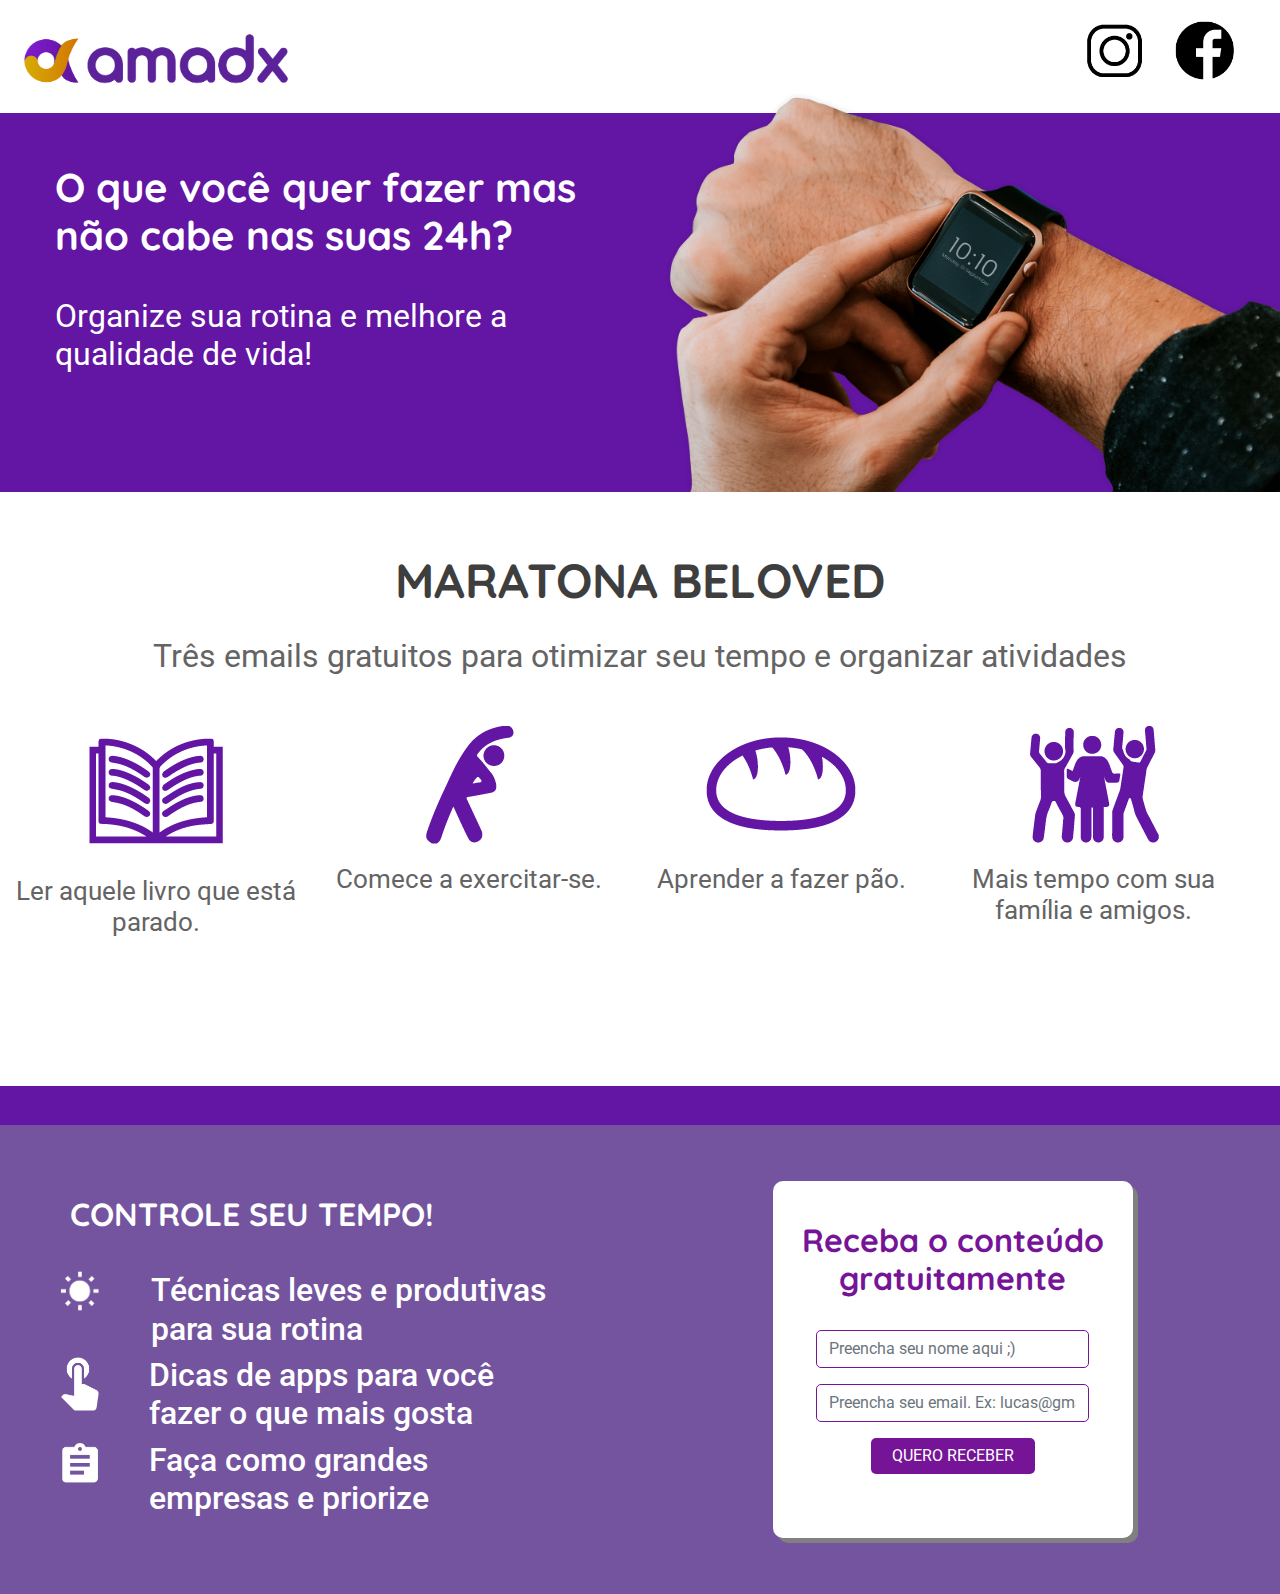
<file: index.html>
<!DOCTYPE html>
<html lang="pt-br">
    <head>

        <!--METAS-->
        <meta name="viewport" content="width=device-width, initial-scale=1">
        <meta charset="UTF-8">
        <meta name="description" content="Nosso objetivo é ajudar as pessoas a terem mais tempo para si e conectar com as pessoas que amam.">
        <meta name="keywords" content="HTML, CSS, JavaScript">
        <meta name="author" content="CosmoX">

        <!-- Title -->
        <title>Maratona Beloved - Amadx</title>


        <script>
            var ua=navigator.userAgent.toLowerCase(),uMobile="";uMobile="",uMobile+="iphone;ipod;windows phone;android;iemobile 8",v_uMobile=uMobile.split(";");var boolMovel=!1;for(i=0;i<=v_uMobile.length;i++)-1!=ua.indexOf(v_uMobile[i])&&(boolMovel=!0);1==boolMovel&&(location.href="mobile.html");
        </script>

        <!--PRELOADS-->
        <link rel="preload" href="css/desktop.css" as="style">
        <link rel="preload" href="css/bootstrap.min.css" as="style">
        <link rel="preload" href="js/script.js" as="script">
        <link rel="preload" href="js/jquery-3.5.1.min.js" as="script">
        <link rel="preload" href="js/bootstrap.min.js" as="script">
		<link rel="preload" href="js/popper.min.js" as="script">

        <!-- CSS -->
        <link rel="stylesheet" href="css/desktop.css">
        <link rel="stylesheet" href="css/bootstrap.min.css">
        <style>
            @import url('https://fonts.googleapis.com/css2?family=Quicksand:wght@600;700&family=Roboto&display=swap');
        </style>

        <!-- Scripts -->
        <script src="js/script.js" type="text/javascript"></script>
        <script src="js/jquery-3.5.1.min.js"></script>
        <script src="js/popper.min.js"></script>
        <script src="js/bootstrap.min.js"></script>
        
        <!-- Logo - Favicon -->
        <link rel="shortcut icon" href="images/ms-icon-310x310.png" >
        
        <!--TRACKING CODES-->
        <!-- Global site tag (gtag.js) - Google Analytics -->
        <script async src="https://www.googletagmanager.com/gtag/js?id=UA-171051492-1"></script>
        <script>
            function gtag(){dataLayer.push(arguments)}window.dataLayer=window.dataLayer||[],gtag("js",new Date),gtag("config","UA-171051492-1");
        </script>
        <!-- Facebook Pixel Code -->
        <script>
            !function(f,b,e,v,n,t,s)
            {if(f.fbq)return;n=f.fbq=function(){n.callMethod?
                n.callMethod.apply(n,arguments):n.queue.push(arguments)};
                if(!f._fbq)f._fbq=n;n.push=n;n.loaded=!0;n.version='2.0';
                n.queue=[];t=b.createElement(e);t.async=!0;
                t.src=v;s=b.getElementsByTagName(e)[0];
                s.parentNode.insertBefore(t,s)}(window, document,'script',
                    'https://connect.facebook.net/en_US/fbevents.js');
                fbq('init', '814492759088576');
                fbq('track', 'PageView');
        </script>
        <noscript><img  alt="facebook icon" height="1" width="1" style="display:none"
            src="https://www.facebook.com/tr?id=814492759088576&ev=PageView&noscript=1"
            /></noscript>
            <!-- End Facebook Pixel Code -->
            <!-- Hotjar Tracking Code for amadx.com.br -->
            <script>
                (function(h,o,t,j,a,r){
                    h.hj=h.hj||function(){(h.hj.q=h.hj.q||[]).push(arguments)};
                    h._hjSettings={hjid:1878885,hjsv:6};
                    a=o.getElementsByTagName('head')[0];
                    r=o.createElement('script');r.async=1;
                    r.src=t+h._hjSettings.hjid+j+h._hjSettings.hjsv;
                    a.appendChild(r);
                })(window,document,'https://static.hotjar.com/c/hotjar-','.js?sv=');
            </script>

            <!-- Global site tag (gtag.js) - Google Ads: 792854533 -->
            <script async src="https://www.googletagmanager.com/gtag/js?id=AW-792854533"></script>
            <script>
                function gtag(){dataLayer.push(arguments)}window.dataLayer=window.dataLayer||[],gtag("js",new Date),gtag("config","AW-792854533");
            </script>

    </head>
    <body>
        
        <!--CABEÇALHO-->
        <div class="container-fluid container-sm|md|lg|xl mx-auto" id="cabecalho">
            <!--LOGO-->
            <span><img alt="logomarca do site" id="logodesk" src="images/amadx_logo_mob-8.png" class="mx-auto img-fluid w-50 float-left"></span>
            <!--SOCIAL MEDIA-->
            <!--FACEBOOK--> <span><a href="https://www.facebook.com/Amadx-110455760724284"><img alt="facebook icon" id="social" src="images/FACE-8.png" class="img-fluid mx-auto"></a></span>
            <!--INSTAGRAM--> <span><a href="http://instagram.com/amadx_br"><img alt="instagram icon" id="social" src="images/INSTA-8.png" class="img-fluid mx-auto"></a></span>	
        </div>

        <div class="container-sm|md|lg|xl row mx-auto" id="banner1">
            <div class="container-sm|md|lg|xl col-6 mx-auto row">
                <div class="container-sm|md|lg|xl"><h1 id="chamadaDesktop">O que você quer fazer mas não cabe nas suas 24h?</h1></div>
                <div class="container-sm|md|lg|xl"><h2 id="chamadaDesktop2" class="col-10">Organize sua rotina e melhore a qualidade de vida!</h2></div>
            </div>
            <div id="relogio" class="container-sm|md|lg|xl mx-auto col-6">
                <!--RELOGIO--><img src="images/relogio_optimized.png" alt="braço de homem com um relógio" id="clock" class="img-fluid mx-auto d-block bottom">
            </div>
        </div>
        
        <div class="container-sm|md|lg|xl text-center container-fluid mx-auto d-block">
            <h2 id="maratonaBeloved" class="mx-auto d-block">MARATONA BELOVED</h2></div>
        </div>
        <div class="container-sm|md|lg|xl text-center container-fluid mx-auto d-block">
            <h3 id="tresEmails" class="mx-auto d-block">Três emails gratuitos para otimizar seu tempo e organizar atividades</h2></div>
        </div>
        <div class="container-sm|md|lg|xl text-center container-fluid row" id="activities">
            <div id="livro" class="container-sm|md|lg|xl col-3 text-center mx-auto d-block">
                <!--LIVRO--><img src="images/LIVRO-1-8.png" alt="livro" class="mx-auto d-block img-fluid"> 
                <h3 class="mx-auto d-block text-center" id="atividades">Ler aquele livro que está parado.</h3>
            </div>
            <div id="exercicios" class="container-sm|md|lg|xl text-center col-3">
                <!--EXERCICIO--><img alt="pessoa realizando exercicios" src="images/EXERCICIO-1-8.png" class="mx-auto d-block img-fluid"> <!--EXERCÍCIO-->
                <h3 class="mx-auto d-block text-center" id="atividades">Comece a exercitar-se.</h3>
            </div>
            <div id="pao" class="container-sm|md|lg|xl text-center col-3">
                <!--PAO--><img  alt="pão"src="images/PAO-1-8.png" class="mx-auto d-block img-fluid"> <!--PÃO-->
                <h3 class="mx-auto d-block text-center" id="atividades">Aprender a fazer pão.</h3>
            </div>
            <div id="amigos" class="container-sm|md|lg|xl text-center col-3">
                <!--AMIGOS--><img alt="grupo de amigos abraçados" src="images/AMIGOS-1-8.png" class="mx-auto d-block img-fluid"> <!--AMIGOS-->
                <h3 class="mx-auto d-block text-center" id="atividades">Mais tempo com sua família e amigos.</h3>
            </div>
        </div>

        <div class="container-sm|md|lg|xl text-center container-fluid mx-auto d-block row" id="contador">
            <!--CONTADOR--><p id="demo"></p>
        </div>

        <div class="container-sm|md|lg|xl text-center container-fluid mx-auto row" id="controleSeuTempo">
            <div class="container-sm|md|lg|xl col-6 raw">
                <div class="container-sm|md|lg|xl"><h2 id="controleTempo">CONTROLE SEU TEMPO!</h2></div>
                <!--SUN--><div class="container-sm|md|lg|xl col-9" id="touch"><img alt="sol" src="images/SUN-8.png" class="mx-auto img-fluid col-sm-2 float-left"></div>
                <div class="container-sm|md|lg|xl col-9" id="tecnicas"><h2 style="padding-left: 2px;">Técnicas leves e produtivas para sua rotina</h2></div>
                <!--TOUCH--><div class="container-sm|md|lg|xl col-9" id="touch"><img alt="imagem representando toque na tela" src="images/TOUCH-8.png" class="mx-auto img-fluid col-sm-2 float-left"></div>
                <div class="container-sm|md|lg|xl col-9" id="tecnicas"><h2>Dicas de apps para você fazer o que mais gosta</h2></div>
                <!--PRANCHETA--><div class="container-sm|md|lg|xl col-9" id="touch"><img alt="prancheta" src="images/PRANCHETA-8.png" class="mx-auto img-fluid col-sm-2 float-left"></div>
                <div class="container-sm|md|lg|xl col-9" id="tecnicas"><h2>Faça como grandes empresas e priorize</h2></div>
            </div>
        
            <div class="container-sm|md|lg|xl col-6" id="containerForm">
                <div id="cadastro" class="container p-3 my-3" style="border-radius: 10px; width: 360px; box-shadow: 5px 5px grey;"><br>
                    <h2 style="font-family:'Quicksand', 'sans-serif'; font-weight: bold; color: #761498;">Receba o conteúdo gratuitamente</h2><br>
                    <form class="needs-validation" id="myForm" novalidate>

                        <div class="form-group has-error">
                            <input name="name" type="text" class="col-sm-10 mx-auto d-block form-control" pattern="^\D{2,}\s[\D\s]{2,}$" title="Digite seu nome completo" placeholder="Preencha seu nome aqui ;)" style="font-family: 'Roboto', sans-serif; border-radius: 5px; border-color: #761498;" required/>
                            <div class="valid-feedback">Nome Válido</div>
                            <div class="invalid-feedback">Por favor, digite seu nome completo</div>
                        </div>
                        <div class="form-group">
                            <input name="email" type="email" class="col-sm-10 mx-auto d-block form-control" style="border-radius: 5px; border-color: #761498;" title="Digite um email válido" placeholder="Preencha seu email. Ex: lucas@gmail.com" required/>	
                            <div class="valid-feedback">Email Válido.</div>
                            <div class="invalid-feedback">Por favor, digite um email válido.</div>
                        </div>
                        <button type="submit" class="btn btn-dark btn-block col-sm-6 mx-auto d-block" style="font-family: 'Roboto', sans-serif; border-radius: 5px; background-color: #761498; font-weight: 400; text-transform: uppercase; border: none;">
                            Quero receber
                        </button><br><br>
                    </form>
                </div>
            </div>
            
        </div>       
    </body>
</html>
</file>
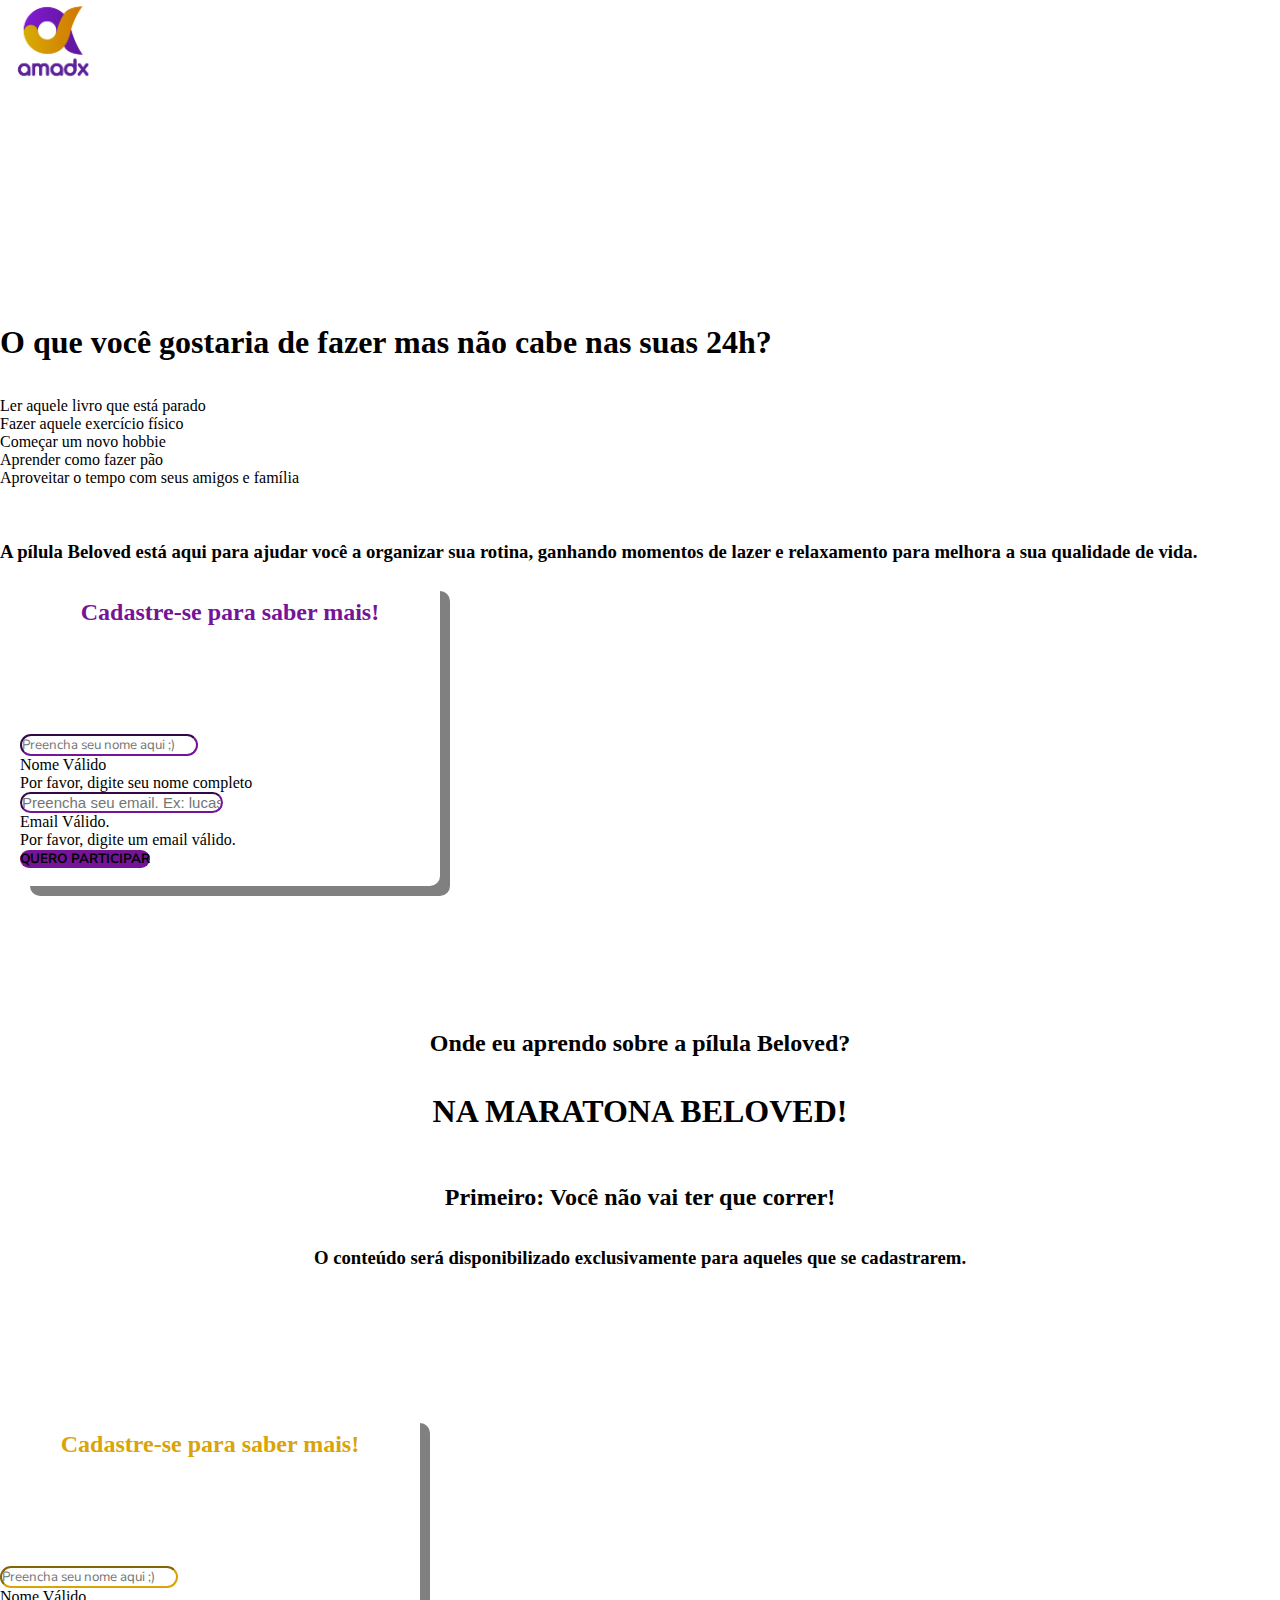
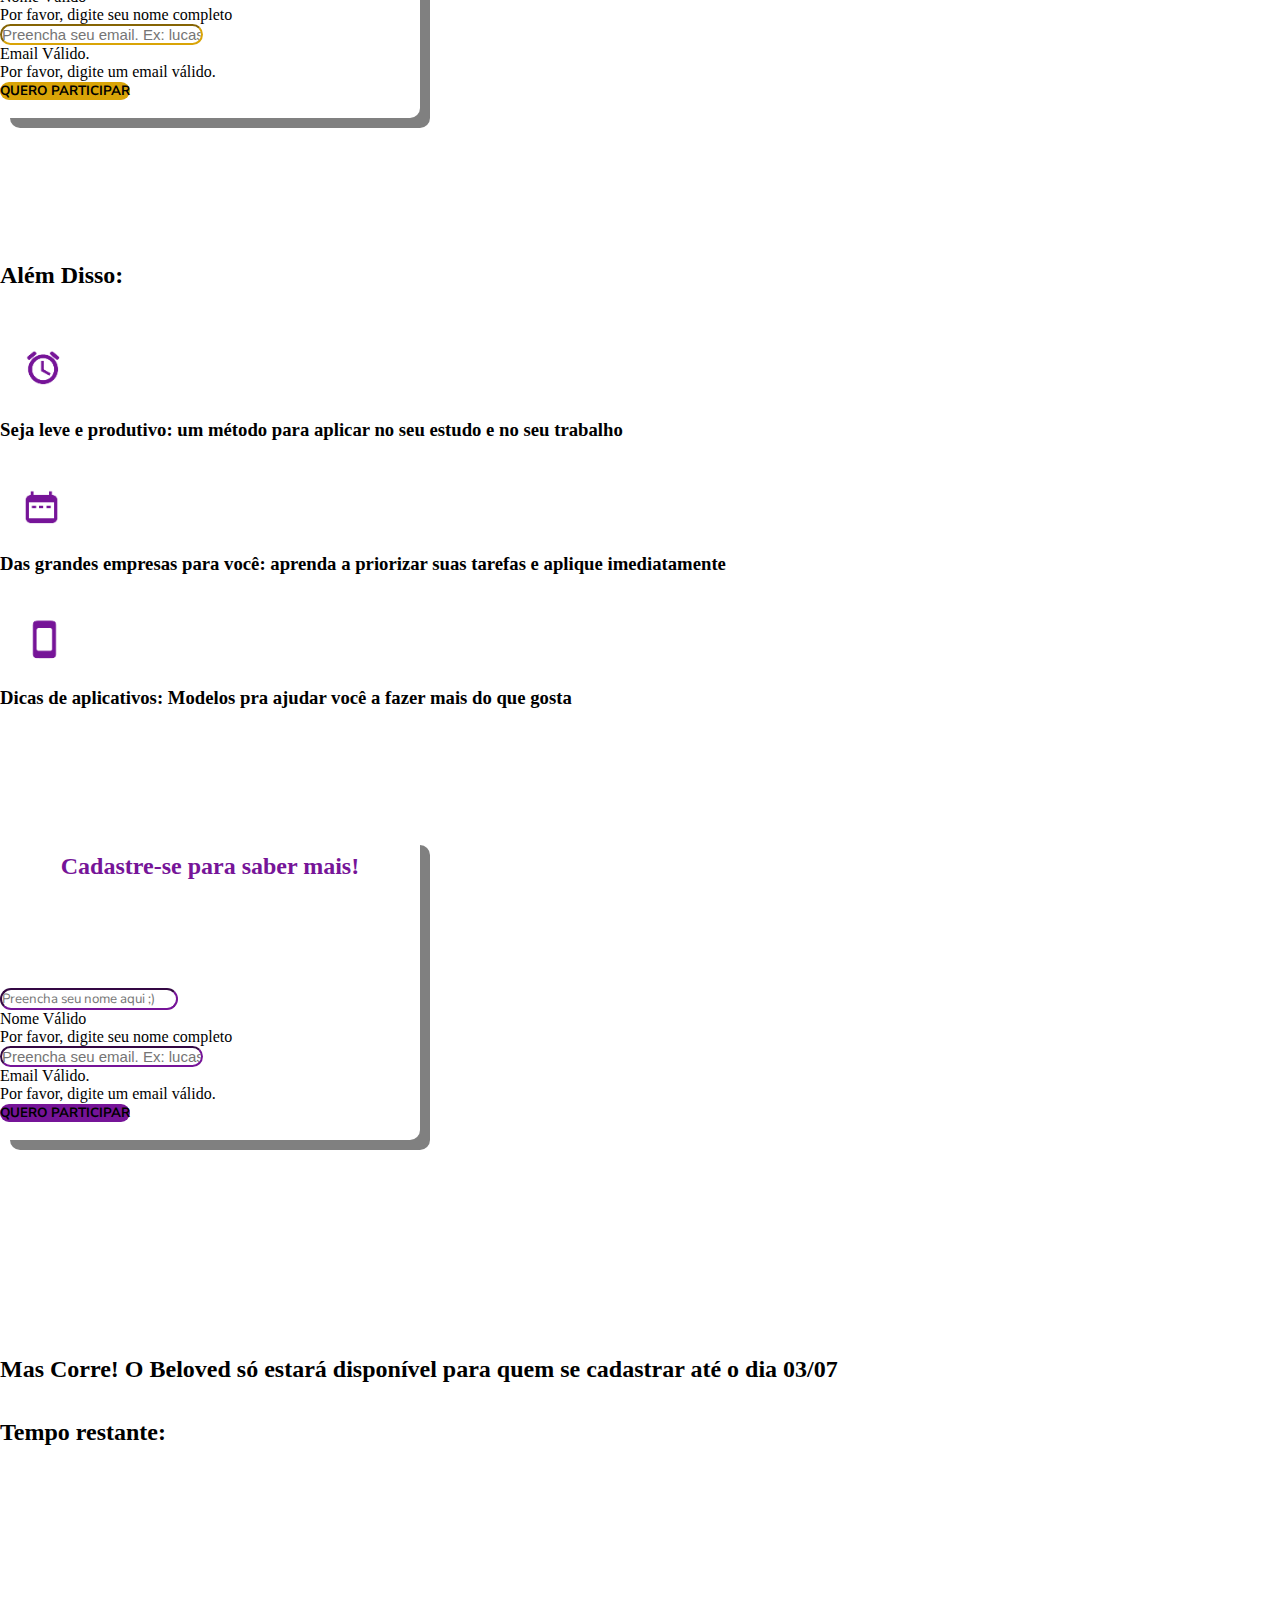
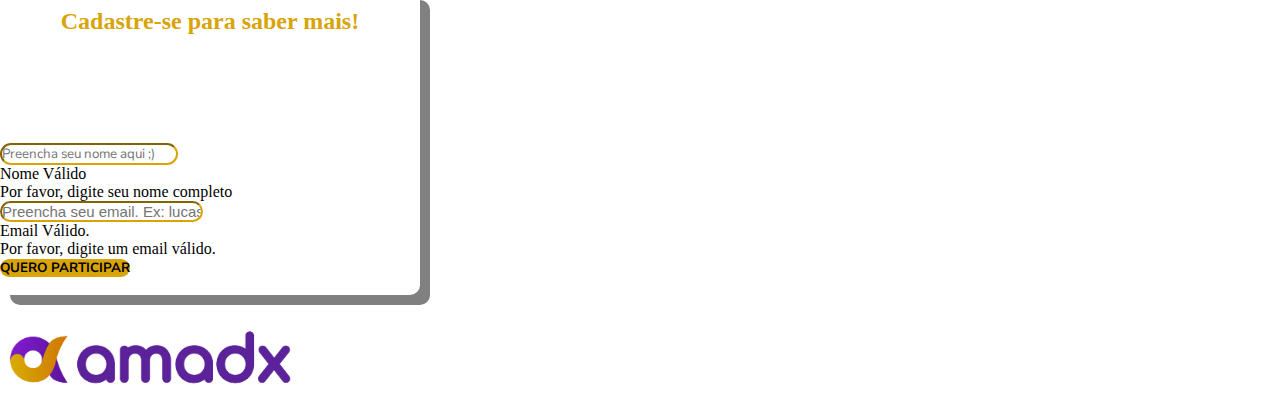
<file: desktop.html>
<!DOCTYPE html>
<html lang="pt-br">
<head>
	
    <meta charset="utf-8">
    <meta name="description" content="A pílula Beloved está aqui para ajudar você a organizar sua rotina, ganhando momentos de lazer e relaxamento para melhora a sua qualidade de vida.">
    <meta name="keywords" content="HTML, CSS, JavaScript">
    <meta name="author" content="CosmoX">
    <meta http-equiv="content-security-policy" content="https://amadx.com.br/SECURITY.md">
	<!-- Title -->
	<title>Amadx</title>

	<!-- Logo -->
	<link rel="shortcut icon" href="images/ms-icon-310x310.png" >

	<!-- CSS -->
	<link rel="stylesheet" href="css/desktop.css">
	<link href="https://fonts.googleapis.com/css2?family=MuseoModerno&family=Nunito+Sans&display=swap" rel="stylesheet">


	<!-- Scripts -->
	<script src="js/script.js" type="text/javascript"></script>

	<!-- BOOTSTRAP -->
	<!-- CSS only -->
	<link rel="stylesheet" href="https://stackpath.bootstrapcdn.com/bootstrap/4.5.0/css/bootstrap.min.css" integrity="sha384-9aIt2nRpC12Uk9gS9baDl411NQApFmC26EwAOH8WgZl5MYYxFfc+NcPb1dKGj7Sk" crossorigin="anonymous">

	<!-- JS, Popper.js, and jQuery -->
	<script src="https://code.jquery.com/jquery-3.5.1.slim.min.js" integrity="sha384-DfXdz2htPH0lsSSs5nCTpuj/zy4C+OGpamoFVy38MVBnE+IbbVYUew+OrCXaRkfj" crossorigin="anonymous"></script>
	<script src="https://cdn.jsdelivr.net/npm/popper.js@1.16.0/dist/umd/popper.min.js" integrity="sha384-Q6E9RHvbIyZFJoft+2mJbHaEWldlvI9IOYy5n3zV9zzTtmI3UksdQRVvoxMfooAo" crossorigin="anonymous"></script>
	<script src="https://stackpath.bootstrapcdn.com/bootstrap/4.5.0/js/bootstrap.min.js" integrity="sha384-OgVRvuATP1z7JjHLkuOU7Xw704+h835Lr+6QL9UvYjZE3Ipu6Tp75j7Bh/kR0JKI" crossorigin="anonymous"></script>
	
	<!-- Global site tag (gtag.js) - Google Analytics -->
	<script async src="https://www.googletagmanager.com/gtag/js?id=UA-171051492-1"></script>
	<script>
		window.dataLayer = window.dataLayer || [];
		function gtag(){dataLayer.push(arguments);}
		gtag('js', new Date());

		gtag('config', 'UA-171051492-1');
	</script>

	<!-- Facebook Pixel Code -->
<script>
	!function(f,b,e,v,n,t,s)
	{if(f.fbq)return;n=f.fbq=function(){n.callMethod?
	n.callMethod.apply(n,arguments):n.queue.push(arguments)};
	if(!f._fbq)f._fbq=n;n.push=n;n.loaded=!0;n.version='2.0';
	n.queue=[];t=b.createElement(e);t.async=!0;
	t.src=v;s=b.getElementsByTagName(e)[0];
	s.parentNode.insertBefore(t,s)}(window, document,'script',
	'https://connect.facebook.net/en_US/fbevents.js');
	fbq('init', '575088513376454');
	fbq('track', 'PageView');
	</script>
	<noscript><img height="1" width="1" style="display:none"
	src="https://www.facebook.com/tr?id=575088513376454&ev=PageView&noscript=1"
	/></noscript>
    <!-- End Facebook Pixel Code -->
    <!-- Hotjar Tracking Code for amadx.com.br -->
<script>
    (function(h,o,t,j,a,r){
        h.hj=h.hj||function(){(h.hj.q=h.hj.q||[]).push(arguments)};
        h._hjSettings={hjid:1878885,hjsv:6};
        a=o.getElementsByTagName('head')[0];
        r=o.createElement('script');r.async=1;
        r.src=t+h._hjSettings.hjid+j+h._hjSettings.hjsv;
        a.appendChild(r);
    })(window,document,'https://static.hotjar.com/c/hotjar-','.js?sv=');
</script>
<script type="text/javascript" async src="https://d335luupugsy2.cloudfront.net/js/loader-scripts/39bd725b-d09a-417f-958d-fe1ff239e2c9-loader.js" ></script>
</head>
<body>
    <!--CABEÇALHO-->
    <div class="container-fluid container-sm|md|lg|xl">
        <img id="logodesk" src="images/amadx_logo_desk-8.png" class="mx-auto float-left" style="height: 100px;">
        <section id="redes" style="padding-top: 12px;">
            <div class="rede" id="facebook">
                <a href="https://www.facebook.com/Amadx-110455760724284"><img src="images/facebook.png" class="icone"></a>
                
            </div>
            <div class="rede" id="instagram">
                <a href="http://instagram.com/amadx_br"><img src="images/instagram.png" class="icone"></a>
            </div>
        </section>
    </div>

    <!--CORPO-->
    <div id="back1" class="jumbotron text-left">
        <div class="container-fluid row">
            <div class="col">
                <h1>O que você gostaria de fazer mas não cabe nas suas 24h?</h1>
                <br><br>
                <ul>
                    <li>Ler aquele livro que está parado</li>
                    <li>Fazer aquele exercício físico</li>
                    <li>Começar um novo hobbie</li>
                    <li>Aprender como fazer pão</li>
                    <li>Aproveitar o tempo com seus amigos e família</li>
                </ul>
                <br><br><br>
                <h3>A pílula Beloved está aqui para ajudar você a organizar sua rotina, ganhando momentos de lazer e relaxamento para melhora a sua qualidade de vida.</h3>
            </div>
            <div class="col-m-1 float-left" style="padding-left: 20px;">
                <br>
                <div id="cadastro" class="container p-3 my-3" style="border-radius: 10px; width: 420px; box-shadow: 10px 10px grey;">
                    <br>
                    <h2 style="text-align: center; color: #761498;">Cadastre-se para saber mais!</h2>
                    <br><br><br><br><br><br>
                    <form method="POST" action="https://smtl.gama.academy/leads/bfeebc01-b7e1-11ea-8228-89cff86db9a0" class="needs-validation" id="myForm" novalidate>
						
						<div class="form-group has-error">
							<input name="name" type="text" class="col-sm-8 mx-auto d-block form-control form-control-md" pattern="^\D{2,}\s[\D\s]{2,}$" title="Digite seu nome completo" placeholder="Preencha seu nome aqui ;)" style="font-family: 'Nunito Sans', sans-serif; border-radius: 25px; border-color: #761498;" required/>
							<div class="valid-feedback">Nome Válido</div>
							<div class="invalid-feedback">Por favor, digite seu nome completo</div>
						</div>

						<div class="form-group">
							<input name="email" type="email" class="col-sm-8 mx-auto d-block form-control form-control-lg" style="border-radius: 25px; border-color: #761498; font-size: 15px;" title="Digite um email válido" placeholder="Preencha seu email. Ex: lucas@gmail.com" required/>	
							<div class="valid-feedback">Email Válido.</div>
							<div class="invalid-feedback">Por favor, digite um email válido.</div>
						</div>
						<input name="redirectTo" type="hidden" value="https://amadx.com.br/tnks_1.html" />
						<button type="submit" class="btn btn-dark btn-block col-sm-8 mx-auto d-block" style="font-family: 'Nunito Sans', sans-serif; border-radius: 25px; background-color: #761498; font-weight: bold; text-transform: uppercase; border: none;">
							<span class="spinner-grow spinner-grow-sm"></span>
                            Quero Participar
                        </button>
                        <br><br>
					</form>
                </div>
            </div>
        </div>
    </div>
    <div id="back2" class="jumbotron text-left" src="background web/Vector3.svg">
        <div class="container-fluid row">
            <div class="col">
                <br><br><br><br><br><br><br><br>
                <h2 style="text-align: center;">Onde eu aprendo sobre a pílula Beloved?</h1>
                <br><br>
                <h1 style="text-align: center;">NA MARATONA BELOVED!</h1>
                <br><br><br>
                <h2 style="text-align: center;">Primeiro: Você não vai ter que correr!</h2>
                <br><br>
                <h3 style="text-align: center;">O conteúdo será disponibilizado exclusivamente para aqueles que se cadastrarem.</h3>
            </div>
            <div class="col-m-1 float-left">
                <br><br><br><br><br><br><br><br>
                <div id="cadastro" class="container p-3 my-3" style="border-radius: 10px; width: 420px; box-shadow: 10px 10px grey;">
                    <br>
                    <h2 style="text-align: center; color: #D9A407;">Cadastre-se para saber mais!</h2>
                    <br><br><br><br><br><br>
                    <form method="POST" action="https://smtl.gama.academy/leads/bfeebc01-b7e1-11ea-8228-89cff86db9a0" class="needs-validation" id="myForm" novalidate>
						
						<div class="form-group has-error">
							<input name="name" type="text" class="col-sm-8 mx-auto d-block form-control form-control-md" pattern="^\D{2,}\s[\D\s]{2,}$" title="Digite seu nome completo" placeholder="Preencha seu nome aqui ;)" style="font-family: 'Nunito Sans', sans-serif; border-radius: 25px; border-color: #D9A407;" required/>
							<div class="valid-feedback">Nome Válido</div>
							<div class="invalid-feedback">Por favor, digite seu nome completo</div>
						</div>

						<div class="form-group">
							<input name="email" type="email" class="col-sm-8 mx-auto d-block form-control form-control-lg" style="border-radius: 25px; border-color: #D9A407; font-size: 15px;" title="Digite um email válido" placeholder="Preencha seu email. Ex: lucas@gmail.com" required/>	
							<div class="valid-feedback">Email Válido.</div>
							<div class="invalid-feedback">Por favor, digite um email válido.</div>
						</div>
						<input name="redirectTo" type="hidden" value="https://amadx.com.br/tnks_1.html" />
						<button type="submit" class="btn btn-dark btn-block col-sm-8 mx-auto d-block" style="font-family: 'Nunito Sans', sans-serif; border-radius: 25px; background-color: #D9A407; font-weight: bold; text-transform: uppercase; border: none;">
							<span class="spinner-grow spinner-grow-sm"></span>
                            Quero Participar
                        </button>
                        <br><br>
					</form>
                </div>
            </div>
        </div>
    </div>
    <div id="back3" class="jumbotron text-left" src="background web/Vector6.svg">
        <div class="container-fluid row">
            <div class="col">
                <br><br><br><br><br><br><br><br>
                <h2>Além Disso:</h2>
                <br><br>
                <div class="row">
                    <div class="col-sm-2"><img style="height: 90px;" class="img-fluid" src="images/relogio-8.png"></div>
                    <div class="col-sm-5"><h3 style="text-align: left;" class=""><b>Seja leve e produtivo:</b> um método para aplicar no seu estudo e no seu trabalho</h3></div>
                </div>
                <br>
                <div class="row">
                    <div class="col-sm-2"><img style="height: 90px;" class="img-fluid" src="images/calendario-8.png"></div>
                    <div class="col-sm-5"><h3 style="text-align: left;" class=""><b>Das grandes empresas para você:</b> aprenda a priorizar suas tarefas e aplique imediatamente</h3></div>
                </div>
                <br>
                <div class="row">
                    <div class="col-sm-2"><img style="height: 90px;" class="img-fluid" src="images/celular-8.png"></div>
                    <div class="col-sm-5"><h3 style="text-align: left;" class=""><b>Dicas de aplicativos:</b> Modelos pra ajudar você a fazer mais do que gosta</h3></div>
                </div>
            </div>
            <di class="col-m-1 float-left">
                <br><br><br><br><br><br><br>
                <div id="cadastro" class="container p-3 my-3" style="border-radius: 10px; width: 420px; box-shadow: 10px 10px grey;">
                    <br>
                    <h2 style="text-align: center; color: #761498;">Cadastre-se para saber mais!</h2>
                    <br><br><br><br><br><br>
                    <form method="POST" action="https://smtl.gama.academy/leads/bfeebc01-b7e1-11ea-8228-89cff86db9a0" class="needs-validation" id="myForm" novalidate>
						
						<div class="form-group has-error">
							<input name="name" type="text" class="col-sm-8 mx-auto d-block form-control form-control-md" pattern="^\D{2,}\s[\D\s]{2,}$" title="Digite seu nome completo" placeholder="Preencha seu nome aqui ;)" style="font-family: 'Nunito Sans', sans-serif; border-radius: 25px; border-color: #761498;" required/>
							<div class="valid-feedback">Nome Válido</div>
							<div class="invalid-feedback">Por favor, digite seu nome completo</div>
						</div>

						<div class="form-group">
							<input name="email" type="email" class="col-sm-8 mx-auto d-block form-control form-control-lg" style="border-radius: 25px; border-color: #761498; font-size: 15px;" title="Digite um email válido" placeholder="Preencha seu email. Ex: lucas@gmail.com" required/>	
							<div class="valid-feedback">Email Válido.</div>
							<div class="invalid-feedback">Por favor, digite um email válido.</div>
						</div>
						<input name="redirectTo" type="hidden" value="https://amadx.com.br/tnks_1.html" />
						<button type="submit" class="btn btn-dark btn-block col-sm-8 mx-auto d-block" style="font-family: 'Nunito Sans', sans-serif; border-radius: 25px; background-color: #761498; font-weight: bold; text-transform: uppercase; border: none;">
							<span class="spinner-grow spinner-grow-sm"></span>
                            Quero Participar
                        </button>
                        <br><br>
					</form>
                </div>
            </div>
        </div>
    </div>
    <div id="back4" class="jumbotron text-left" src="background web/Vector7.svg">
        <div class="container-fluid row">
            <div class="col">
                <br><br><br><br><br><br><br><br><br><br><br><br>
                <h2>Mas <b>Corre!</b> O Beloved só estará disponível para quem se cadastrar até o dia 03/07</h2>
                <br><br>
                <h2 class="text-center">Tempo restante:</h2>
                <p id="demo"></p>
                </div>
            <div class="col-m-1 float-left">
                <br><br><br><br><br><br><br><br>
                <div id="cadastro" class="container p-3 my-3" style="border-radius: 10px; width: 420px; box-shadow: 10px 10px grey;">
                    <br>
                    <h2 style="text-align: center; color: #D9A407;">Cadastre-se para saber mais!</h2>
                    <br><br><br><br><br><br>
                    <form method="POST" action="https://smtl.gama.academy/leads/bfeebc01-b7e1-11ea-8228-89cff86db9a0" class="needs-validation" id="myForm" novalidate>
						
						<div class="form-group has-error">
							<input name="name" type="text" class="col-sm-8 mx-auto d-block form-control form-control-md" pattern="^\D{2,}\s[\D\s]{2,}$" title="Digite seu nome completo" placeholder="Preencha seu nome aqui ;)" style="font-family: 'Nunito Sans', sans-serif; border-radius: 25px; border-color: #D9A407;" required/>
							<div class="valid-feedback">Nome Válido</div>
							<div class="invalid-feedback">Por favor, digite seu nome completo</div>
						</div>

						<div class="form-group">
							<input name="email" type="email" class="col-sm-8 mx-auto d-block form-control form-control-lg" style="border-radius: 25px; border-color: #D9A407; font-size: 15px;" title="Digite um email válido" placeholder="Preencha seu email. Ex: lucas@gmail.com" required/>	
							<div class="valid-feedback">Email Válido.</div>
							<div class="invalid-feedback">Por favor, digite um email válido.</div>
						</div>
						<input name="redirectTo" type="hidden" value="https://amadx.com.br/tnks_1.html" />
						<button type="submit" class="btn btn-dark btn-block col-sm-8 mx-auto d-block" style="font-family: 'Nunito Sans', sans-serif; border-radius: 25px; background-color: #D9A407; font-weight: bold; text-transform: uppercase; border: none;">
							<span class="spinner-grow spinner-grow-sm"></span>
                            Quero Participar
                        </button>
                        <br><br>
					</form>
                </div>

            </div>
        </div>
    </div>
        <img class="img-fluid mx-auto d-block" style="height: 120px;" src="images/amadx_logo_mob-8.png">
</body>
</html>
</file>
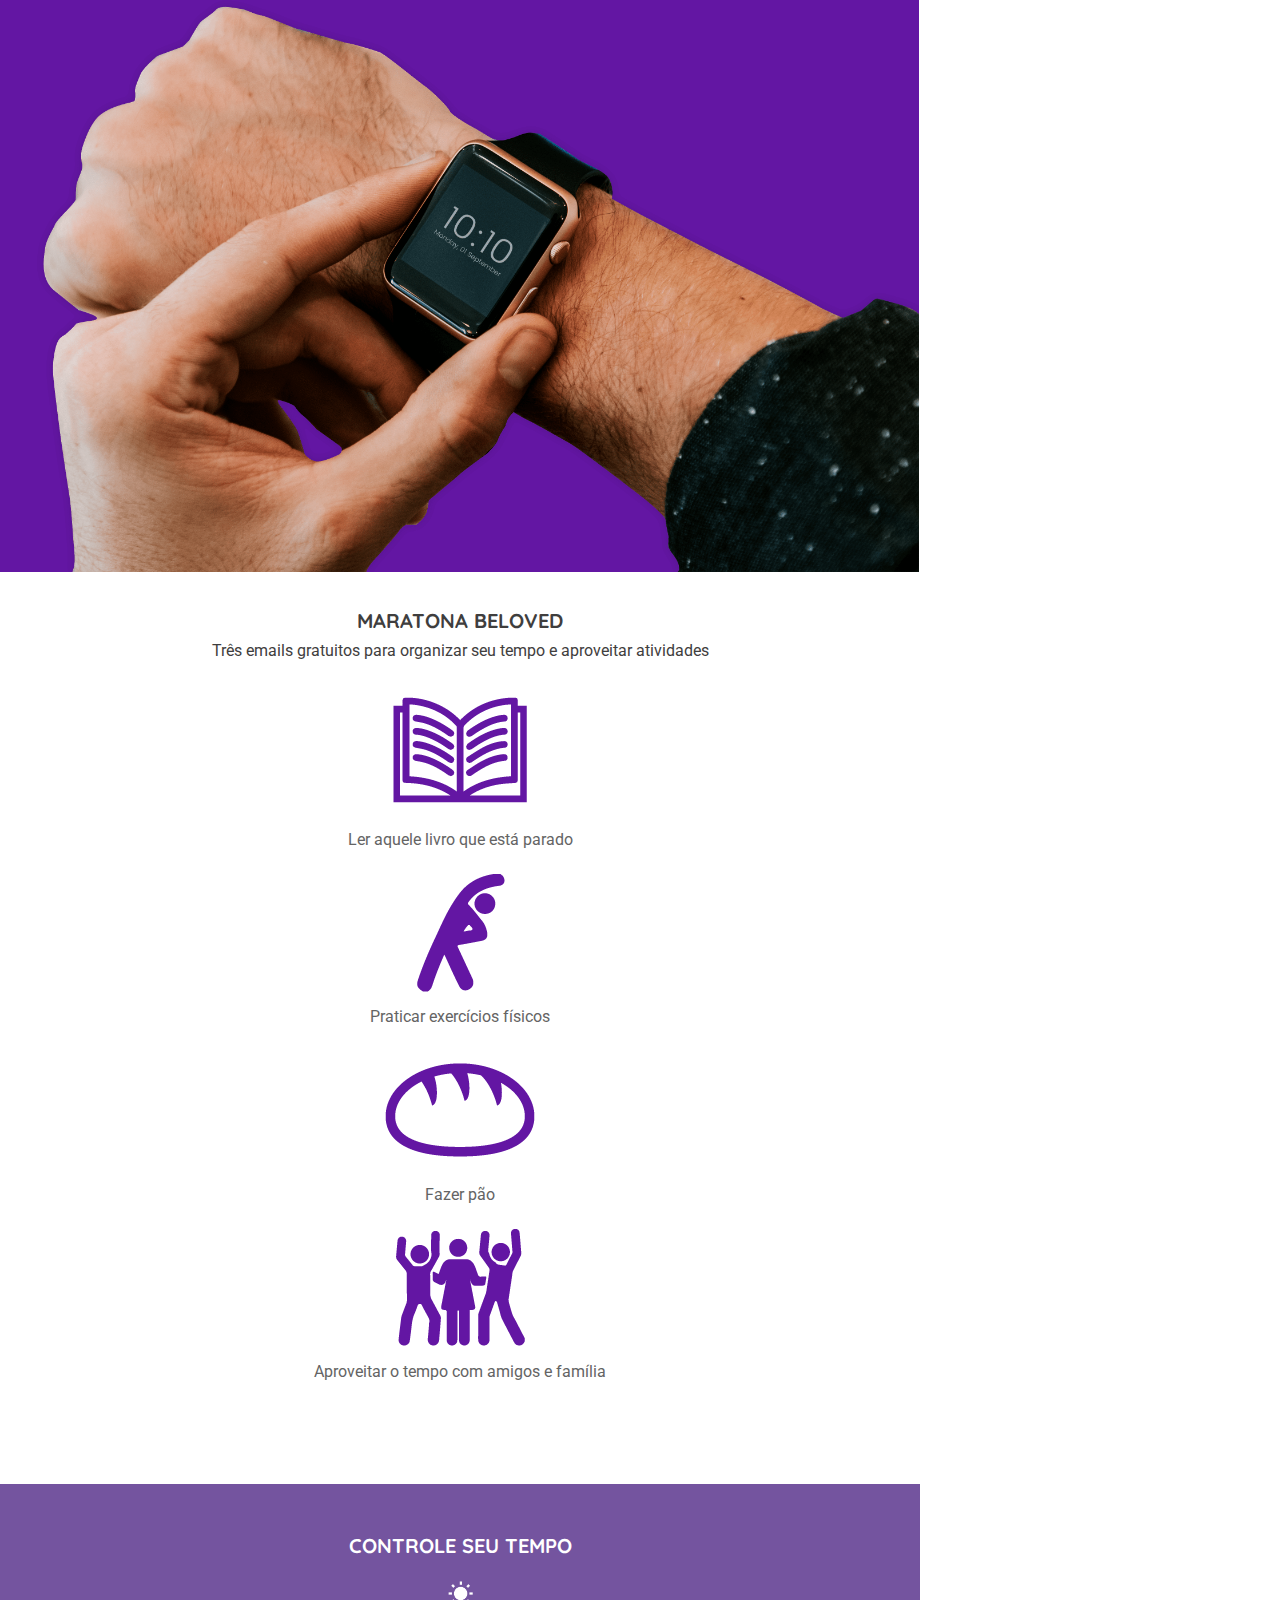
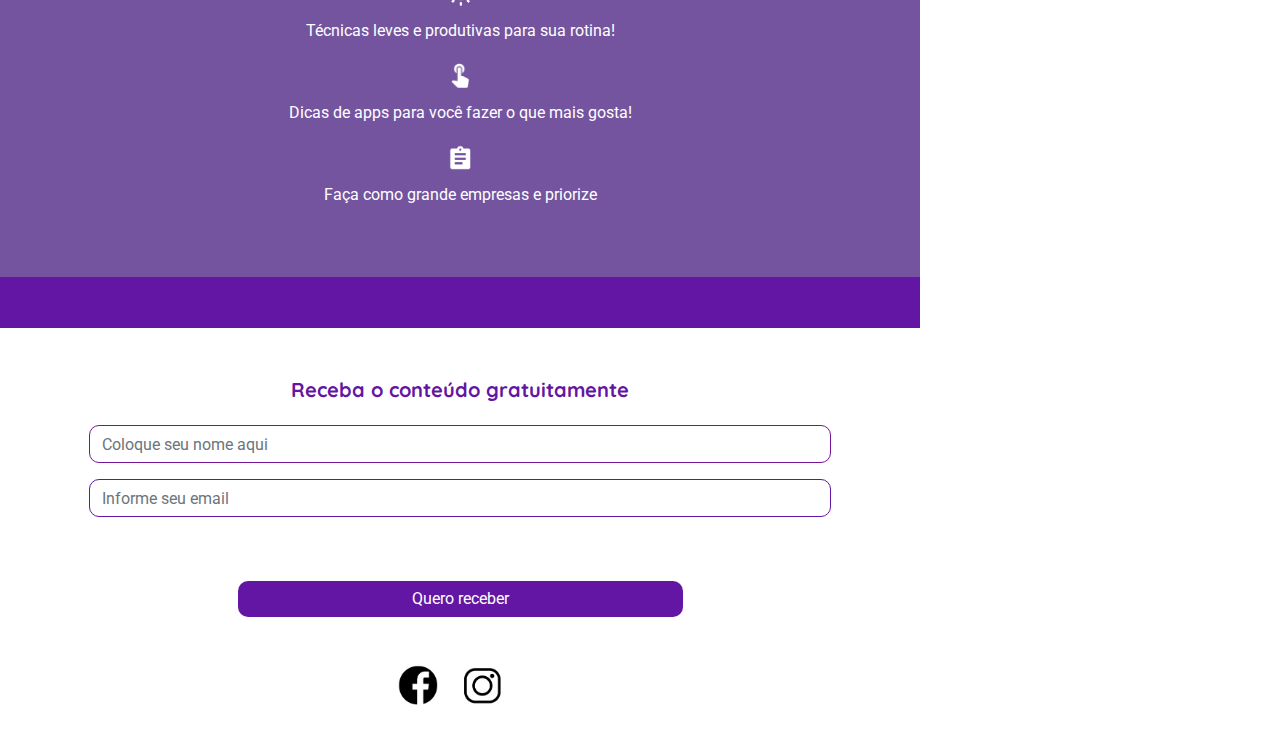
<file: mobile.html>
<!DOCTYPE html>
<html lang="pt-br">
	<head>

		<!--METAS-->
		<meta charset="UTF-8">
		<meta name="viewport" content="width=device-width, initial-scale=1.0">
		<meta name="description" content="Nosso objetivo é ajudar as pessoas a terem mais tempo para si e conectar com as pessoas que amam.">
		<meta name="keywords" content="HTML, CSS, JavaScript">
		<meta name="author" content="CosmoX">
		<!-- Title -->
		<title>Maratona Beloved - Amadx</title>

		<!-- Logo - Favicon -->
		<link rel="shortcut icon" href="images/ms-icon-310x310.png" >

		<!--PRELOADS-->
		<link rel="preload" href="css/mobile.css" as="style">
		<link rel="preload" href="css/bootstrap.min.css" as="style">
        <link rel="preload" href="js/script.js" as="script">
        <link rel="preload" href="js/jquery-3.5.1.min.js" as="script">
        <link rel="preload" href="js/bootstrap.min.js" as="script">
		<link rel="preload" href="js/popper.min.js" as="script">

        <!-- CSS -->
        <link rel="stylesheet" href="css/mobile.css">
        <link rel="stylesheet" href="css/bootstrap.min.css">
        <style>
            @import url('https://fonts.googleapis.com/css2?family=Quicksand:wght@600;700&family=Roboto&display=swap');
        </style>

        <!-- Scripts -->
        <script src="js/script.js" type="text/javascript"></script>
        <script src="js/jquery-3.5.1.min.js"></script>
        <script src="js/popper.min.js"></script>
        <script src="js/bootstrap.min.js"></script>
		
		
		<!--TRACKING CODES-->
		<!-- Global site tag (gtag.js) - Google Analytics -->
		<script async src="https://www.googletagmanager.com/gtag/js?id=UA-171051492-1"></script>
		<script>
			function gtag(){dataLayer.push(arguments)}window.dataLayer=window.dataLayer||[],gtag("js",new Date),gtag("config","UA-171051492-1");
		</script>
		<!-- Facebook Pixel Code -->
		<script>
			!function(f,b,e,v,n,t,s)
			{if(f.fbq)return;n=f.fbq=function(){n.callMethod?
				n.callMethod.apply(n,arguments):n.queue.push(arguments)};
				if(!f._fbq)f._fbq=n;n.push=n;n.loaded=!0;n.version='2.0';
				n.queue=[];t=b.createElement(e);t.async=!0;
				t.src=v;s=b.getElementsByTagName(e)[0];
				s.parentNode.insertBefore(t,s)}(window, document,'script',
					'https://connect.facebook.net/en_US/fbevents.js');
				fbq('init', '814492759088576');
				fbq('track', 'PageView');
		</script>
		<noscript><img alt="facebook icon" height="1" width="1" style="display:none"
			src="https://www.facebook.com/tr?id=814492759088576&ev=PageView&noscript=1"
		/></noscript>
		<!-- End Facebook Pixel Code -->
		<!-- Hotjar Tracking Code for amadx.com.br -->
		<script>
			(function(h,o,t,j,a,r){
				h.hj=h.hj||function(){(h.hj.q=h.hj.q||[]).push(arguments)};
				h._hjSettings={hjid:1878885,hjsv:6};
				a=o.getElementsByTagName('head')[0];
				r=o.createElement('script');r.async=1;
				r.src=t+h._hjSettings.hjid+j+h._hjSettings.hjsv;
				a.appendChild(r);
			})(window,document,'https://static.hotjar.com/c/hotjar-','.js?sv=');
		</script>
		<!-- Global site tag (gtag.js) - Google Ads: 792854533 -->
		<script async src="https://www.googletagmanager.com/gtag/js?id=AW-792854533"></script>
		<script>
			window.dataLayer = window.dataLayer || [];
			function gtag(){dataLayer.push(arguments);}
			gtag('js', new Date());

			gtag('config', 'AW-792854533');
		</script>
	</head>
	<body>

		<!--CABEÇALHO-->
		<div class="container-fluid container-sm|md|lg|xl mx-auto" id="cabecalho">
			<!--LOGO--><img alt="logo do site" id="logodesk" src="images/amadx_logo_mob-8.png" class="mx-auto d-block img-fluid w-25 h-25"> 
		</div>

		<!--CONTAINER 1-->
		<div class="container-fluid container-sm|md|lg|xl mx-auto" id="container1">
			<!--CHAMADA 1--><h1 id="chamada1" class="mx-auto d-block">O que você quer fazer mas não cabe nas suas 24h?</h1> 
			<!--CHAMADA 2--><h2 id="chamada2" class="mx-auto d-block">Organize sua rotina e melhore a qualidade de vida!</h2>
		</div>

		<div class="container-fluid container-sm|md|lg|xl mx-auto" id="containerRelogio">
			<!--RELOGIO--><img alt="braço masculino com um relógio" id="relogio" src="images/relogio_optimized.png" class="img-fluid mx-auto">
		</div>


		<!--CONTAINER 2-->
		<div class="container-fluid container-sm|md|lg|xl mx-auto" id="container2">
			<!--MARATONA BELOVED--><h2 id="maratonaBeloved">Maratona Beloved</h2>
			<!--TRES EMAILS--><h2 id="tresEmails">Três emails gratuitos para organizar seu tempo e aproveitar atividades</h2>
			<!--LIVRO IMG--><img id="ativImg" src="images/LIVRO-1-8.png" alt="livro" class="img-fluid mx-auto d-block">
			<!--LIVRO TEXT--><h2 id="ativText">Ler aquele livro que está parado</h2>
			<!--EXERCICIO IMG--><img alt="pessoa praticando exercícios" id="ativImg" src="images/EXERCICIO-1-8.png" class="img-fluid mx-auto d-block">
			<!--EXERCICIO TEXT--><h2 id="ativText">Praticar exercícios físicos</h2>
			<!--PAO IMG--><img id="ativImg" alt="pão" src="images/PAO-1-8.png" class="img-fluid mx-auto d-block">
			<!--PAO TEXT--><h2 id="ativText">Fazer pão</h2>
			<!--AMIGOS IMG--><img id="ativImg" alt="amigos se abraçando" src="images/AMIGOS-1-8.png" class="img-fluid mx-auto d-block">
			<!--AMIGOS TEXT--><h2 id="ativText">Aproveitar o tempo com amigos e família</h2>
		</div>

		<!--CONTAINER 3-->
		<div class="container-fluid container-sm|md|lg|xl mx-auto" id="container3">
			<!--CONTROLE SEU TEMPO--><h2 id="controleTempo">Controle seu tempo</h2>
			<!--SUN--><img alt="sol" src="images/SUN-8.png" id="dicasImg" class="img-fluid mx-auto d-block">
			<!--TECNICAS--><h2 id="dicas">Técnicas leves e produtivas para sua rotina!</h2>
			<!--POINTER--><img alt="dedo tocando na tela" src="images/TOUCH-8.png" id="dicasImg" class="img-fluid mx-auto d-block">
			<!--DICAS--><h2 id="dicas">Dicas de apps para você fazer o que mais gosta!</h2>
			<!--PRANCHETA--><img alt="prancheta" src="images/PRANCHETA-8.png" id="dicasImg" class="img-fluid mx-auto d-block">
			<!--EMPRESAS--><h2 id="dicas">Faça como grande empresas e priorize</h2>
		</div>

		<!--CONTAINER 4-->
		<div class="container-fluid container-sm|md|lg|xl mx-auto" id="container4">
			<!--CONTADOR--><p id="demo"></p>
		</div>

		<!--CONTAINER 5-->
		<div class="container-fluid container-sm|md|lg|xl mx-auto" id="container5">
			<!--RECEBA--><h2 id="receba">Receba o conteúdo gratuitamente</h2>
			<!--FORMULARIO-->
			<form method="POST" action="https://smtl.gama.academy/leads/bfeebc01-b7e1-11ea-8228-89cff86db9a0" class="needs-validation mx-auto d-block" id="myForm" novalidate>

				<div class="form-group has-error">
					<input name="name" type="text" class="col-sm-10 mx-auto d-block form-control" pattern="^\D{2,}\s[\D\s]{2,}$" title="Digite seu nome completo" placeholder="Coloque seu nome aqui" style="font-family: 'Roboto', sans-serif; border-radius: 10px; border-color: #761498;" required/>
					<div class="valid-feedback">Nome Válido</div>
					<div class="invalid-feedback">Por favor, digite seu nome completo</div>
				</div>
				<div class="form-group">
					<input name="email" type="email" class="col-sm-10 mx-auto d-block form-control" style="border-radius: 10px; border-color: #6316a3;" title="Digite um email válido" placeholder="Informe seu email" required/>	
					<div class="valid-feedback">Email Válido.</div>
					<div class="invalid-feedback">Por favor, digite um email válido.</div>
				</div>
				<input name="redirectTo" type="hidden" value="https://amadx.com.br/tnks_1.html" />
				<br><br>
				<button type="submit" class="btn btn-dark btn-block col-sm-6 mx-auto d-block" style="font-family: 'Roboto', sans-serif; border-radius: 10px; background-color: #6316a3; font-weight: 400; border: none;">
					Quero receber
				</button>
				<br><br>
			</form>
			<!--SOCIAL MEDIA-->
			<!--FACEBOOK--> <span><a href="https://www.facebook.com/Amadx-110455760724284"><img alt="facebook icon" id="social" src="images/FACE-8.png" class="img-fluid mx-auto"></a></span>
			<!--INSTAGRAM--> <span><a href="http://instagram.com/amadx_br"><img alt="instagram icon" id="social" src="images/INSTA-8.png" class="img-fluid mx-auto"></a></span>
		</div>


	</body>
</html>
</file>
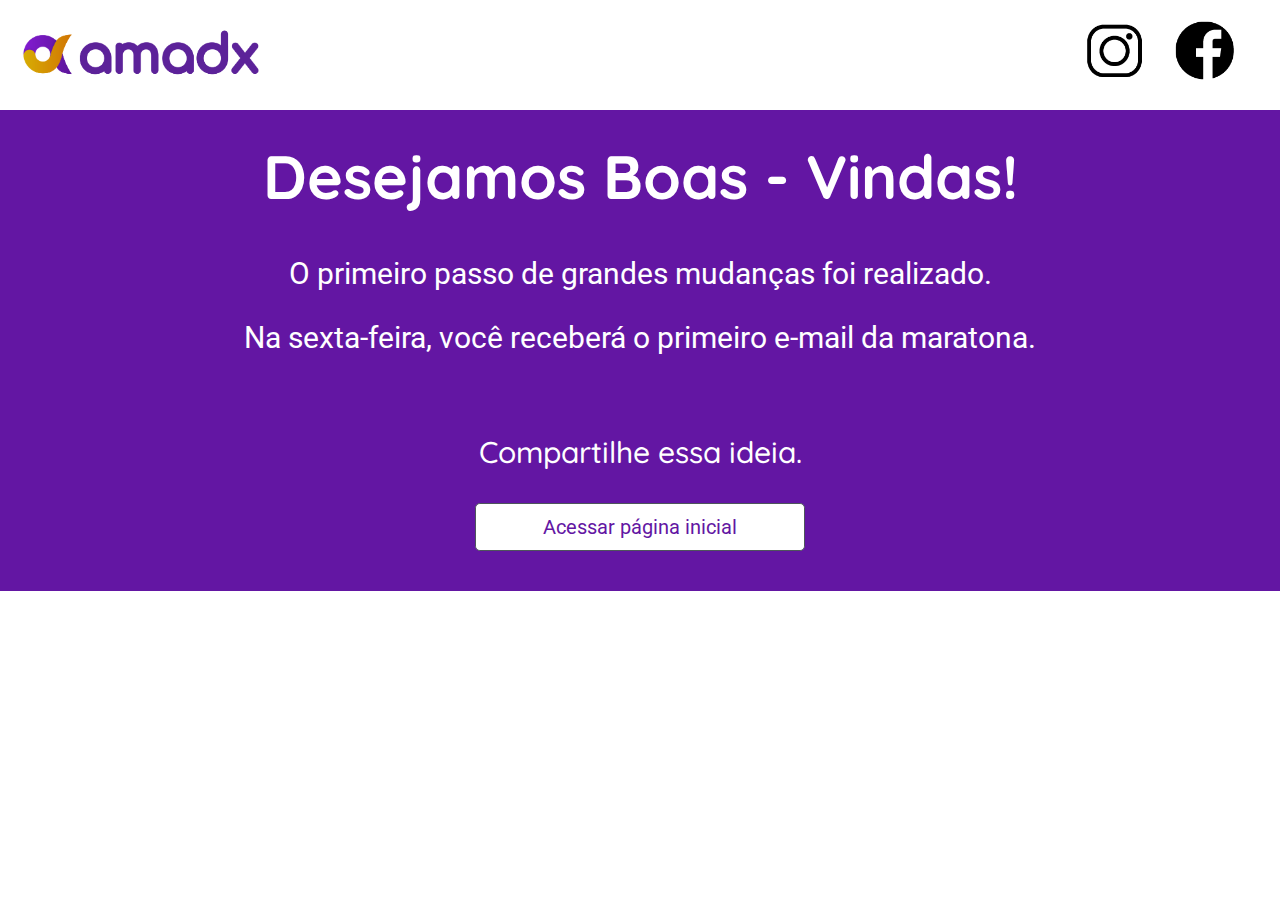
<file: tnks_1.html>
<!DOCTYPE html>
<html lang="pt-br">
    <head>

        <!--METAS-->
        <meta charset="UTF-8">
        <meta name="viewport" content="width=device-width, initial-scale=1.0">
        <meta name="description" content="Nosso objetivo é ajudar as pessoas a terem mais tempo para si e conectar com as pessoas que amam.">
        <meta name="keywords" content="HTML, CSS, JavaScript">
        <meta name="author" content="CosmoX">

        <!-- Title -->
        <title>Maratona Beloved - Amadx</title>
        
        <!-- Logo -->
        <link rel="shortcut icon" href="images/ms-icon-310x310.png" >
        
       <!--PRELOADS-->
       <link rel="preload" href="css/style_tks.css" as="style">
       <link rel="preload" href="css/bootstrap.min.css" as="style">
       <link rel="preload" href="js/script.js" as="script">
       <link rel="preload" href="js/jquery-3.5.1.min.js" as="script">
       <link rel="preload" href="js/bootstrap.min.js" as="script">
       <link rel="preload" href="js/popper.min.js" as="script">

       <!-- CSS -->
       <link rel="stylesheet" href="css/style_tks.css">
       <link rel="stylesheet" href="css/bootstrap.min.css">
       <style>
           @import url('https://fonts.googleapis.com/css2?family=Quicksand:wght@600;700&family=Roboto&display=swap');
       </style>

       <!-- Scripts -->
       <script src="js/script.js" type="text/javascript"></script>
       <script src="js/jquery-3.5.1.min.js"></script>
       <script src="js/popper.min.js"></script>
       <script src="js/bootstrap.min.js"></script>

        <!--TRACKINGS-->

        <!-- Global site tag (gtag.js) - Google Analytics -->
        <script async src="https://www.googletagmanager.com/gtag/js?id=UA-171051492-1"></script>
        <script>
           function gtag(){dataLayer.push(arguments)}window.dataLayer=window.dataLayer||[],gtag("js",new Date),gtag("config","UA-171051492-1");
        </script>


        <!-- Facebook Pixel Code -->
        <script>
            !function(f,b,e,v,n,t,s)
            {if(f.fbq)return;n=f.fbq=function(){n.callMethod?
            n.callMethod.apply(n,arguments):n.queue.push(arguments)};
            if(!f._fbq)f._fbq=n;n.push=n;n.loaded=!0;n.version='2.0';
            n.queue=[];t=b.createElement(e);t.async=!0;
            t.src=v;s=b.getElementsByTagName(e)[0];
            s.parentNode.insertBefore(t,s)}(window, document,'script',
            'https://connect.facebook.net/en_US/fbevents.js');
            fbq('init', '814492759088576');
            fbq('track', 'PageView');
        </script>
        <noscript><img alt="facebook icon" height="1" width="1" style="display:none"
            src="https://www.facebook.com/tr?id=814492759088576&ev=PageView&noscript=1"
        /></noscript>

        <!-- Hotjar Tracking Code for amadx.com.br -->
        <script>
            (function(h,o,t,j,a,r){
                h.hj=h.hj||function(){(h.hj.q=h.hj.q||[]).push(arguments)};
                h._hjSettings={hjid:1878885,hjsv:6};
                a=o.getElementsByTagName('head')[0];
                r=o.createElement('script');r.async=1;
                r.src=t+h._hjSettings.hjid+j+h._hjSettings.hjsv;
                a.appendChild(r);
            })(window,document,'https://static.hotjar.com/c/hotjar-','.js?sv=');
        </script>


        <!-- Global site tag (gtag.js) - Google Ads: 792854533 -->
        <script async src="https://www.googletagmanager.com/gtag/js?id=AW-792854533"></script>
        <script>
            function gtag(){dataLayer.push(arguments)}window.dataLayer=window.dataLayer||[],gtag("js",new Date),gtag("config","UA-171051492-1");
        </script>
    </head>
    
    <body>
  
        <!--CABEÇALHO-->
        <div class="container-fluid container-sm|md|lg|xl mx-auto" id="cabecalho">
            <!--LOGO--><span><img alt="logo do site" id="logodesk" src="images/amadx_logo_mob-8.png" class="mx-auto img-fluid w-50 float-left"></span>
            
            <!--SOCIAL MEDIA-->
            <!--FACEBOOK--> <span><a href="https://www.facebook.com/Amadx-110455760724284"><img alt="facebook icon" id="social" src="images/FACE-8.png" class="img-fluid mx-auto"></a></span>
            <!--INSTAGRAM--> <span><a href="http://instagram.com/amadx_br"><img id="social" alt="instagram icon" src="images/INSTA-8.png" class="img-fluid mx-auto"></a></span>	
        </div>
            
        <!-- BACKGROUND-->
        <div id="intro" class="container-fluid container-sm|md|lg|xl mx-auto d-block text-center">
            <h1 id="fra1" class="mx-auto d-block">Desejamos Boas - Vindas!</h1>
            <h5 id="fra2" class="mx-auto d-block">O primeiro passo de grandes mudanças foi realizado.</h6>
            <h5 id="fra" class="mx-auto d-block">Na sexta-feira, você receberá o primeiro e-mail da maratona.</h6>
            <h5 id="fra3" class="mx-auto d-block">Compartilhe essa ideia.</h6>
            <!--BOTAO--><a href="https://amadx.com.br" class="btn btn-secondary btn-lg active "role="button" aria-pressed="true" style="background: #ffffff; color: #6316a3;">Acessar página inicial </a>
        </div>
    </body>
</html>
</file>
<file: css/desktop.css>
*{padding:0;margin:0}@font-face{font-family:Roboto;src:url(../fonts/Roboto/Roboto-Regular.ttf) format("ttf");font-weight:400}@import url("https://fonts.googleapis.com/css2?family=Quicksand:wght@600;700&family=Roboto&display=swap");body{max-width:2000px;height:100%}#logodesk{max-width:280px;height:auto}#social{margin-top:20px;max-height:60px;padding-right:30px;float:right}#logodesk:hover,#social:hover{cursor:pointer;transform:translateY(-10px)}#banner1,#cabecalho{width:100%}#banner1{background:#6316a3}#chamadaDesktop{font-family:Quicksand,sans-serif;font-weight:700;font-size:58;padding-top:50px;padding-bottom:30px}#chamadaDesktop,#chamadaDesktop2{text-align:left;color:#fff;padding-left:40px}#chamadaDesktop2{font-family:Roboto,sans-serif;font-weight:400;font-size:32px;padding-bottom:110px}#banner2{text-align:center;width:100%}#maratonaBeloved{font-family:Quicksand;font-size:48px;font-weight:700;color:#3f3e3e;padding-top:60px;padding-bottom:20px;width:100%}#tresEmails{font-size:32px;padding-bottom:40px;width:100%}#atividades,#tresEmails{font-family:Roboto;font-weight:400;color:#646464}#atividades{font-size:26px;padding-top:20px}#activities{padding-bottom:140px;width:100%}#controleSeuTempo{background:#74549f;width:100%}#cadastro{background:#fff;border-radius:2px}#controleTempo{text-align:left;font-family:Quicksand,sans-serif;font-weight:700;font-size:58;padding-top:70px;padding-bottom:30px;color:#fff;margin-left:40px;width:100%}#containerForm{padding-top:40px;padding-bottom:40px;width:100%}#tecnicas{font-family:Roboto;font-size:30px;font-weight:400;text-align:left;color:#fff;float:left;margin-left:20px}p{color:#fff;text-align:center;font-size:60px;font-family:Quicksand;font-weight:700;margin-top:0}#contador{width:100%;background:#6316a3;padding-top:20px;padding-bottom:3px}#clock{position:absolute;bottom:0;right:0}
</file>
<file: css/mobile.css>
*{margin:0;padding:0}@font-face{font-family:Roboto;src:local("../fonts/Roboto/Roboto-Regular.ttf") format("ttf");font-weight:400}@font-face{font-family:Quicksand;src:local("../fonts/Quicksand/Quicksand-Medium.ttf") format("ttf");src:url(https://fonts.googleapis.com/css2?display=swap&family=Quicksand%3Awght%40500) format("ttf");font-weight:400}@font-face{font-family:Quicksand;src:local("../fonts/Quicksand/Quicksand-Bold.ttf") format("ttf");font-weight:700}@import url("https://fonts.googleapis.com/css2?family=Quicksand:wght@600;700&family=Roboto&display=swap");@import url("https://fonts.googleapis.com/css2?family=Quicksand:wght@500&family=Quicksand:wght@600&display=swap");body{max-width:920px;height:auto}#logodesk{max-width:280px;max-height:186px}#container1{width:100%;background:#6316a3;padding-top:80px;display:inline-block;width:calc(100% - 1px)}#chamada1{font-family:Quicksand,sans-serif;font-weight:700;font-size:28px;padding-bottom:20px}#chamada1,#chamada2{text-align:left;color:#fff;max-width:640px}#chamada2{padding-top:20px;font-family:Roboto,sans-serif;font-weight:400;font-size:16px;padding-bottom:50px}#containerRelogio{width:100%;background:#6316a3;position:relative;min-height:210px;display:inline-block;width:calc(100% - 1px)}#relogio{width:320;height:186;background:#6316a3;position:absolute;bottom:0;right:0}#container2{background:#fff;padding-top:30px;padding-bottom:80px}#maratonaBeloved{font-family:Quicksand,sans-serif;font-weight:700;font-size:20px;color:#3f3e3e;text-align:center;text-transform:uppercase}#tresEmails{color:#3f3e3e}#ativText,#tresEmails{font-family:Roboto,sans-serif;font-weight:400;font-size:16px;text-align:center;padding-bottom:15px}#ativText{color:#646464}#ativImg{max-height:50;padding-bottom:15px}#container3{padding-top:50px;padding-bottom:50px;background:#74549f}#controleTempo{font-family:Quicksand,sans-serif;font-weight:700;font-size:20px;color:#fff;padding-bottom:15px;text-align:center;text-transform:uppercase}#dicasImg{max-height:40px}#dicas,#dicasImg{padding-bottom:15px}#dicas{font-family:Roboto,sans-serif;font-weight:400;font-size:16px;color:#fff;text-align:center}#container4{background:#6316a3;padding-top:15px;padding-bottom:10px}p{margin:0;padding-top:10px;color:#fff;font-size:20px;font-family:Quicksand,sans-serif;font-weight:700}#container5,p{text-align:center}#container5{padding-top:50px;padding-bottom:50px;background:#fff}#receba{font-family:Quicksand,sans-serif;font-weight:700;font-size:20px;color:#6316a3;padding-bottom:15px;text-align:center}#social{max-height:40px;padding-right:20px}#logodesk:hover,#social:hover{cursor:pointer;transform:translateY(-10px)}
</file>
<file: css/style_tks.css>
#logodesk{max-width:250px;height:auto}#social{margin-top:20px;max-height:60px;padding-right:30px;float:right}#cabecalho{width:100%;height:50px}#intro{background-color:#6316a3;padding-bottom:40px}#intro2{background-color:#fff}#fra1{margin-top:60px;color:#fff;font-family:Quicksand,sans-serif;font-size:61px;font-weight:700;padding-top:30px}#fra3{font-family:Quicksand,sans-serif;font-style:normal;padding-bottom:25px}#fra,#fra3{padding-top:20px;color:#fff;font-size:30px}#fra{padding-bottom:50px}#fra,#fra2{font-family:Roboto,sans-serif;font-weight:400}#fra2{padding-top:35px;color:#fff;font-size:30px}#bot{font-family:Roboto,sans-serif;font-weight:400;font-size:35px}.btn{width:330px;font-weight:700;border-radius:10px}a:active{color:#74549f}a:active,a:hover{text-decoration:underline}a:hover{color:#646464}.rede{width:80px;height:80px;float:right;margin-right:20px;transition:all 0,4s ease-out;padding-top:8px;padding-left:8px}.rede#facebook,.rede#instagram{background-color:#761498;border-radius:50%}.rede:hover{cursor:pointer;transform:translateY(-10px);box-shadow:4px 30px 16px 0 rgba(50,50,50,.45)}.icone{height:60px}#logodesk:hover,#social:hover{cursor:pointer;transform:translateY(-10px)}@media (max-width: 700px){body{max-width: 700px;height: auto;}#social{max-width: 20%;}#cabecalho {width: 100%;}#intro {width: 100%;}}
</file>
